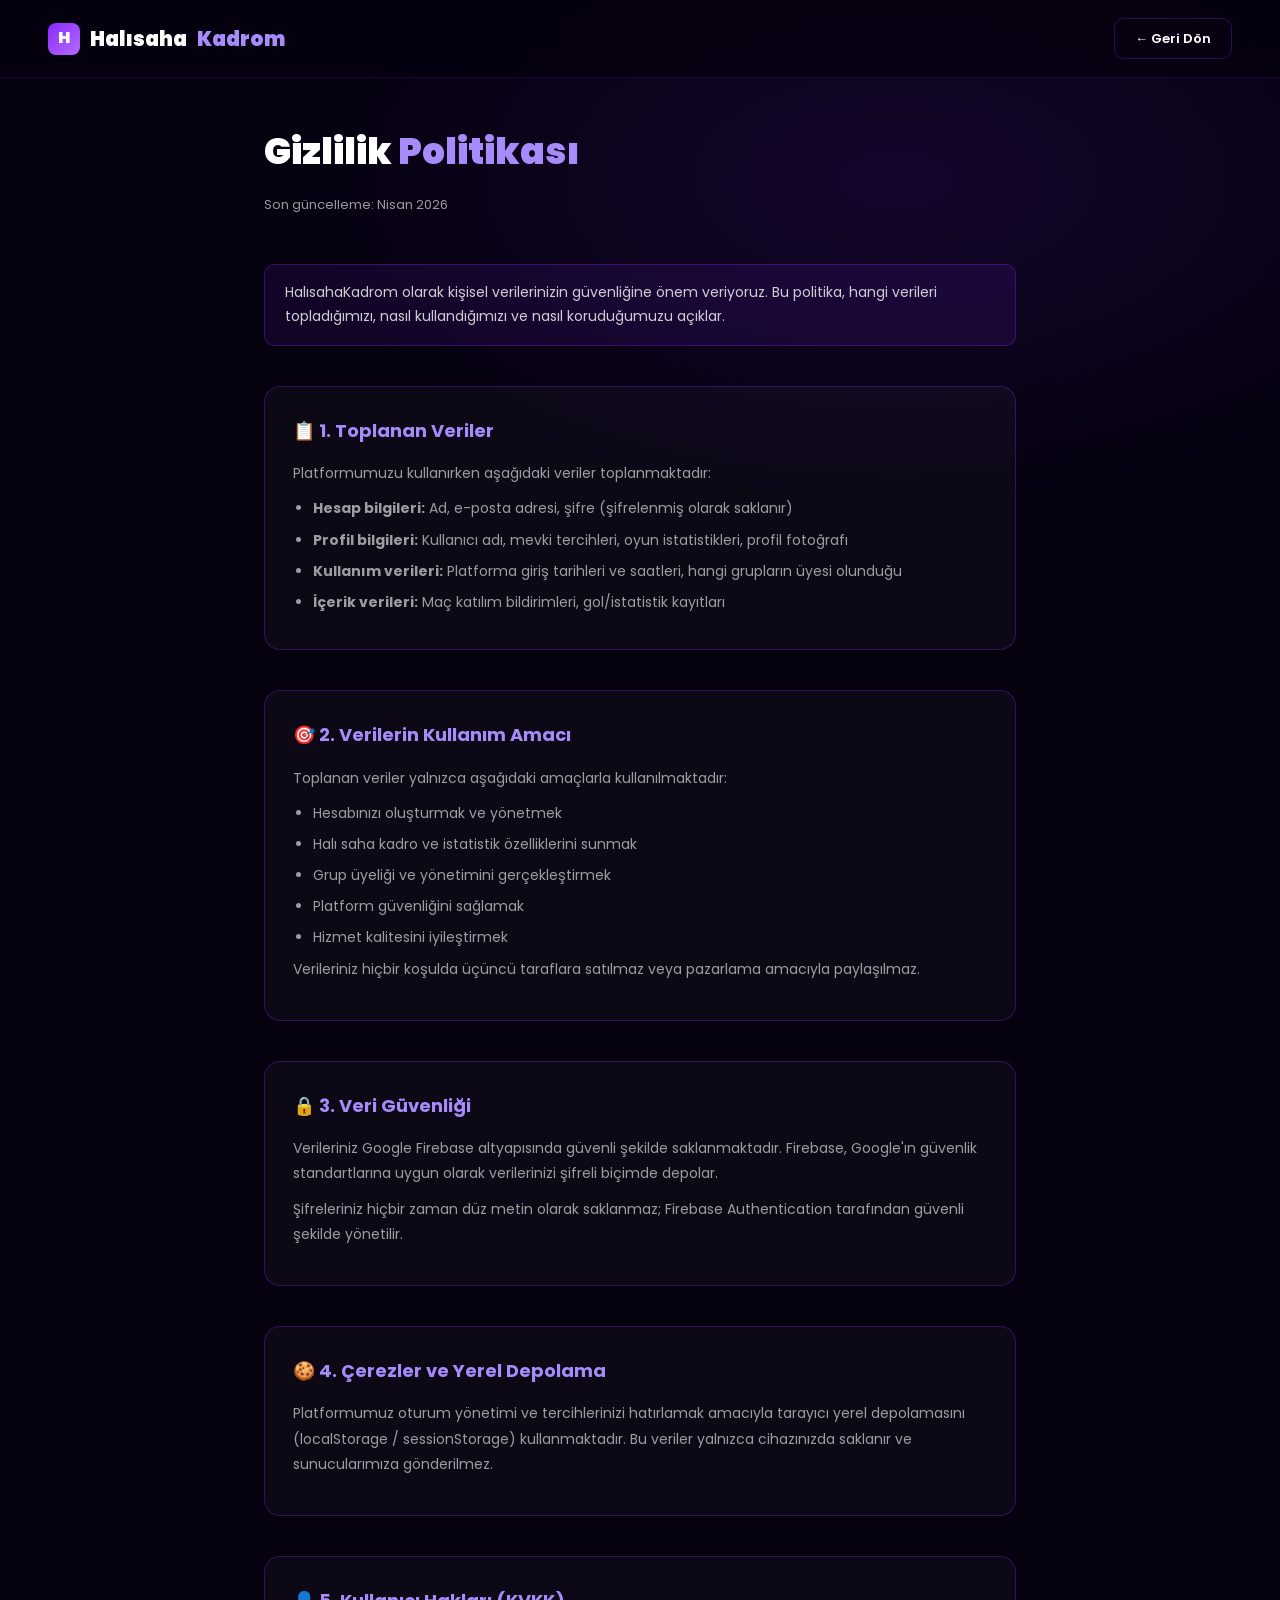
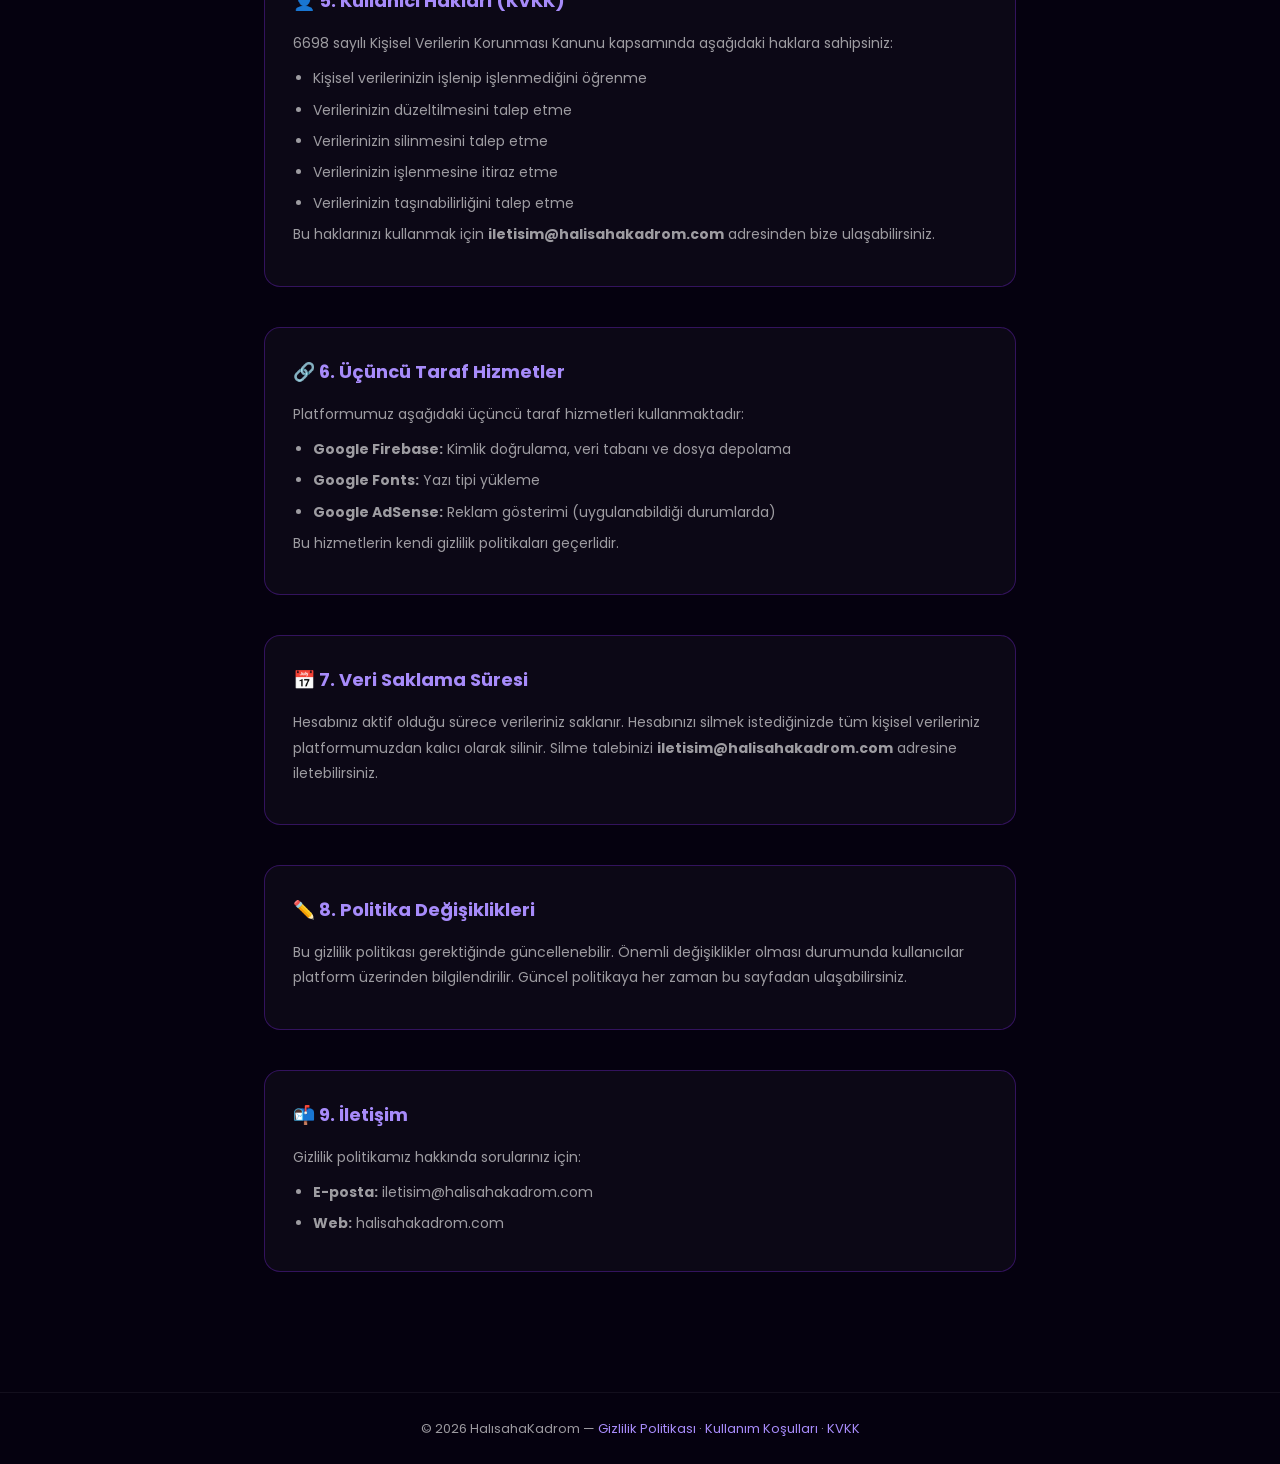
<file: halisahakadrom_mobil_profil_restore_fix/gizlilik-politikasi.html>
<!DOCTYPE html>
<html lang="tr">
<head>
<meta charset="UTF-8">
<meta name="viewport" content="width=device-width, initial-scale=1">
<title>Gizlilik Politikası — HalısahaKadrom</title>
<link href="https://fonts.googleapis.com/css2?family=Poppins:wght@300;400;600;700&display=swap" rel="stylesheet">
<style>
* { margin: 0; padding: 0; box-sizing: border-box; }
:root {
  --purple: #8a2bff; --purple-light: #a78bfa;
  --bg: #05010f; --border: rgba(138,43,255,0.3);
  --text-muted: rgba(255,255,255,0.6);
}
body { font-family: 'Poppins', sans-serif; background: var(--bg); color: white; line-height: 1.8; }
.bg-layer {
  position: fixed; inset: 0; z-index: 0; pointer-events: none;
  background: radial-gradient(ellipse 80% 60% at 70% 20%, rgba(138,43,255,0.12) 0%, transparent 60%), var(--bg);
}
nav {
  position: fixed; top: 0; left: 0; right: 0; z-index: 100;
  display: flex; align-items: center; justify-content: space-between;
  padding: 18px 48px;
  background: rgba(5,1,15,0.8); backdrop-filter: blur(20px);
  border-bottom: 1px solid rgba(138,43,255,0.15);
}
.nav-logo { font-size: 20px; font-weight: 900; display: flex; align-items: center; gap: 10px; cursor: pointer; text-decoration: none; color: white; }
.nav-logo-icon { width: 32px; height: 32px; border-radius: 8px; background: linear-gradient(135deg, var(--purple), #b46aff); display: flex; align-items: center; justify-content: center; font-weight: 900; font-size: 16px; }
.nav-logo span { color: var(--purple-light); }
.nav-back { padding: 8px 20px; border-radius: 10px; border: 1.5px solid var(--border); background: transparent; color: white; font-family: 'Poppins', sans-serif; font-size: 13px; font-weight: 600; cursor: pointer; text-decoration: none; }
.container { max-width: 800px; margin: 0 auto; padding: 120px 24px 80px; position: relative; z-index: 1; }
.page-title { font-size: 36px; font-weight: 900; margin-bottom: 8px; }
.page-title span { color: var(--purple-light); }
.page-date { font-size: 13px; color: var(--text-muted); margin-bottom: 48px; }
.section { margin-bottom: 40px; padding: 28px; background: rgba(255,255,255,0.03); border: 1px solid var(--border); border-radius: 16px; }
.section h2 { font-size: 18px; font-weight: 700; color: var(--purple-light); margin-bottom: 14px; display: flex; align-items: center; gap: 8px; }
.section p { font-size: 14px; color: var(--text-muted); margin-bottom: 10px; }
.section ul { padding-left: 20px; }
.section ul li { font-size: 14px; color: var(--text-muted); margin-bottom: 6px; }
.highlight { background: rgba(138,43,255,0.1); border: 1px solid rgba(138,43,255,0.3); border-radius: 10px; padding: 16px 20px; margin-bottom: 40px; font-size: 14px; color: rgba(255,255,255,0.8); line-height: 1.7; }
footer { position: relative; z-index: 1; border-top: 1px solid rgba(255,255,255,0.06); padding: 24px 48px; text-align: center; font-size: 13px; color: var(--text-muted); }
footer a { color: var(--purple-light); text-decoration: none; }
@media (max-width: 768px) { nav { padding: 14px 20px; } .container { padding: 90px 16px 60px; } .page-title { font-size: 26px; } }
</style>
</head>
<body>
<div class="bg-layer"></div>

<nav>
  <a href="./landing.html" class="nav-logo">
    <div class="nav-logo-icon">H</div>
    Halısaha<span>Kadrom</span>
  </a>
  <a href="./landing.html" class="nav-back">← Geri Dön</a>
</nav>

<div class="container">
  <h1 class="page-title">Gizlilik <span>Politikası</span></h1>
  <p class="page-date">Son güncelleme: Nisan 2026</p>

  <div class="highlight">
    HalısahaKadrom olarak kişisel verilerinizin güvenliğine önem veriyoruz. Bu politika, hangi verileri topladığımızı, nasıl kullandığımızı ve nasıl koruduğumuzu açıklar.
  </div>

  <div class="section">
    <h2>📋 1. Toplanan Veriler</h2>
    <p>Platformumuzu kullanırken aşağıdaki veriler toplanmaktadır:</p>
    <ul>
      <li><strong>Hesap bilgileri:</strong> Ad, e-posta adresi, şifre (şifrelenmiş olarak saklanır)</li>
      <li><strong>Profil bilgileri:</strong> Kullanıcı adı, mevki tercihleri, oyun istatistikleri, profil fotoğrafı</li>
      <li><strong>Kullanım verileri:</strong> Platforma giriş tarihleri ve saatleri, hangi grupların üyesi olunduğu</li>
      <li><strong>İçerik verileri:</strong> Maç katılım bildirimleri, gol/istatistik kayıtları</li>
    </ul>
  </div>

  <div class="section">
    <h2>🎯 2. Verilerin Kullanım Amacı</h2>
    <p>Toplanan veriler yalnızca aşağıdaki amaçlarla kullanılmaktadır:</p>
    <ul>
      <li>Hesabınızı oluşturmak ve yönetmek</li>
      <li>Halı saha kadro ve istatistik özelliklerini sunmak</li>
      <li>Grup üyeliği ve yönetimini gerçekleştirmek</li>
      <li>Platform güvenliğini sağlamak</li>
      <li>Hizmet kalitesini iyileştirmek</li>
    </ul>
    <p>Verileriniz hiçbir koşulda üçüncü taraflara satılmaz veya pazarlama amacıyla paylaşılmaz.</p>
  </div>

  <div class="section">
    <h2>🔒 3. Veri Güvenliği</h2>
    <p>Verileriniz Google Firebase altyapısında güvenli şekilde saklanmaktadır. Firebase, Google'ın güvenlik standartlarına uygun olarak verilerinizi şifreli biçimde depolar.</p>
    <p>Şifreleriniz hiçbir zaman düz metin olarak saklanmaz; Firebase Authentication tarafından güvenli şekilde yönetilir.</p>
  </div>

  <div class="section">
    <h2>🍪 4. Çerezler ve Yerel Depolama</h2>
    <p>Platformumuz oturum yönetimi ve tercihlerinizi hatırlamak amacıyla tarayıcı yerel depolamasını (localStorage / sessionStorage) kullanmaktadır. Bu veriler yalnızca cihazınızda saklanır ve sunucularımıza gönderilmez.</p>
  </div>

  <div class="section">
    <h2>👤 5. Kullanıcı Hakları (KVKK)</h2>
    <p>6698 sayılı Kişisel Verilerin Korunması Kanunu kapsamında aşağıdaki haklara sahipsiniz:</p>
    <ul>
      <li>Kişisel verilerinizin işlenip işlenmediğini öğrenme</li>
      <li>Verilerinizin düzeltilmesini talep etme</li>
      <li>Verilerinizin silinmesini talep etme</li>
      <li>Verilerinizin işlenmesine itiraz etme</li>
      <li>Verilerinizin taşınabilirliğini talep etme</li>
    </ul>
    <p>Bu haklarınızı kullanmak için <strong>iletisim@halisahakadrom.com</strong> adresinden bize ulaşabilirsiniz.</p>
  </div>

  <div class="section">
    <h2>🔗 6. Üçüncü Taraf Hizmetler</h2>
    <p>Platformumuz aşağıdaki üçüncü taraf hizmetleri kullanmaktadır:</p>
    <ul>
      <li><strong>Google Firebase:</strong> Kimlik doğrulama, veri tabanı ve dosya depolama</li>
      <li><strong>Google Fonts:</strong> Yazı tipi yükleme</li>
      <li><strong>Google AdSense:</strong> Reklam gösterimi (uygulanabildiği durumlarda)</li>
    </ul>
    <p>Bu hizmetlerin kendi gizlilik politikaları geçerlidir.</p>
  </div>

  <div class="section">
    <h2>📅 7. Veri Saklama Süresi</h2>
    <p>Hesabınız aktif olduğu sürece verileriniz saklanır. Hesabınızı silmek istediğinizde tüm kişisel verileriniz platformumuzdan kalıcı olarak silinir. Silme talebinizi <strong>iletisim@halisahakadrom.com</strong> adresine iletebilirsiniz.</p>
  </div>

  <div class="section">
    <h2>✏️ 8. Politika Değişiklikleri</h2>
    <p>Bu gizlilik politikası gerektiğinde güncellenebilir. Önemli değişiklikler olması durumunda kullanıcılar platform üzerinden bilgilendirilir. Güncel politikaya her zaman bu sayfadan ulaşabilirsiniz.</p>
  </div>

  <div class="section">
    <h2>📬 9. İletişim</h2>
    <p>Gizlilik politikamız hakkında sorularınız için:</p>
    <ul>
      <li><strong>E-posta:</strong> iletisim@halisahakadrom.com</li>
      <li><strong>Web:</strong> halisahakadrom.com</li>
    </ul>
  </div>
</div>

<footer>
  <p>© 2026 HalısahaKadrom — <a href="./gizlilik-politikasi.html">Gizlilik Politikası</a> · <a href="./kullanim-kosullari.html">Kullanım Koşulları</a> · <a href="./kvkk.html">KVKK</a></p>
</footer>
</body>
</html>
</file>
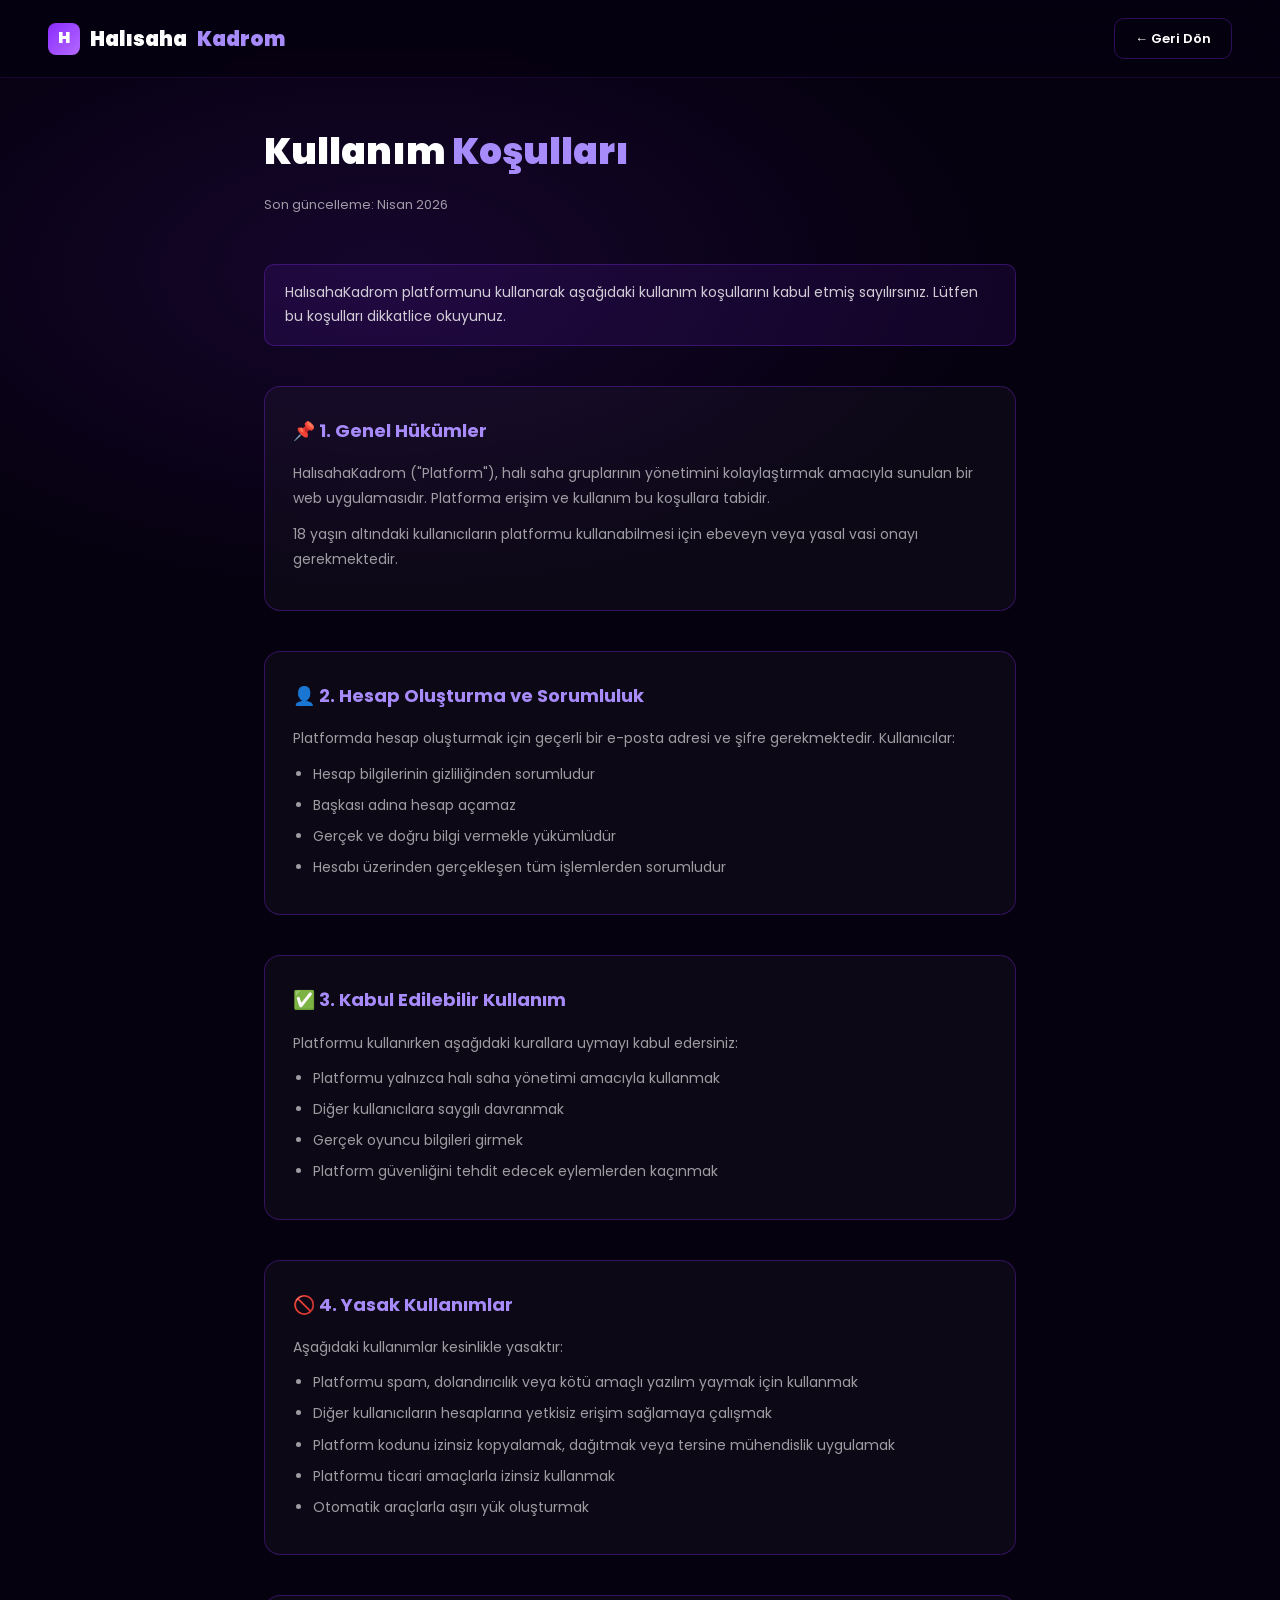
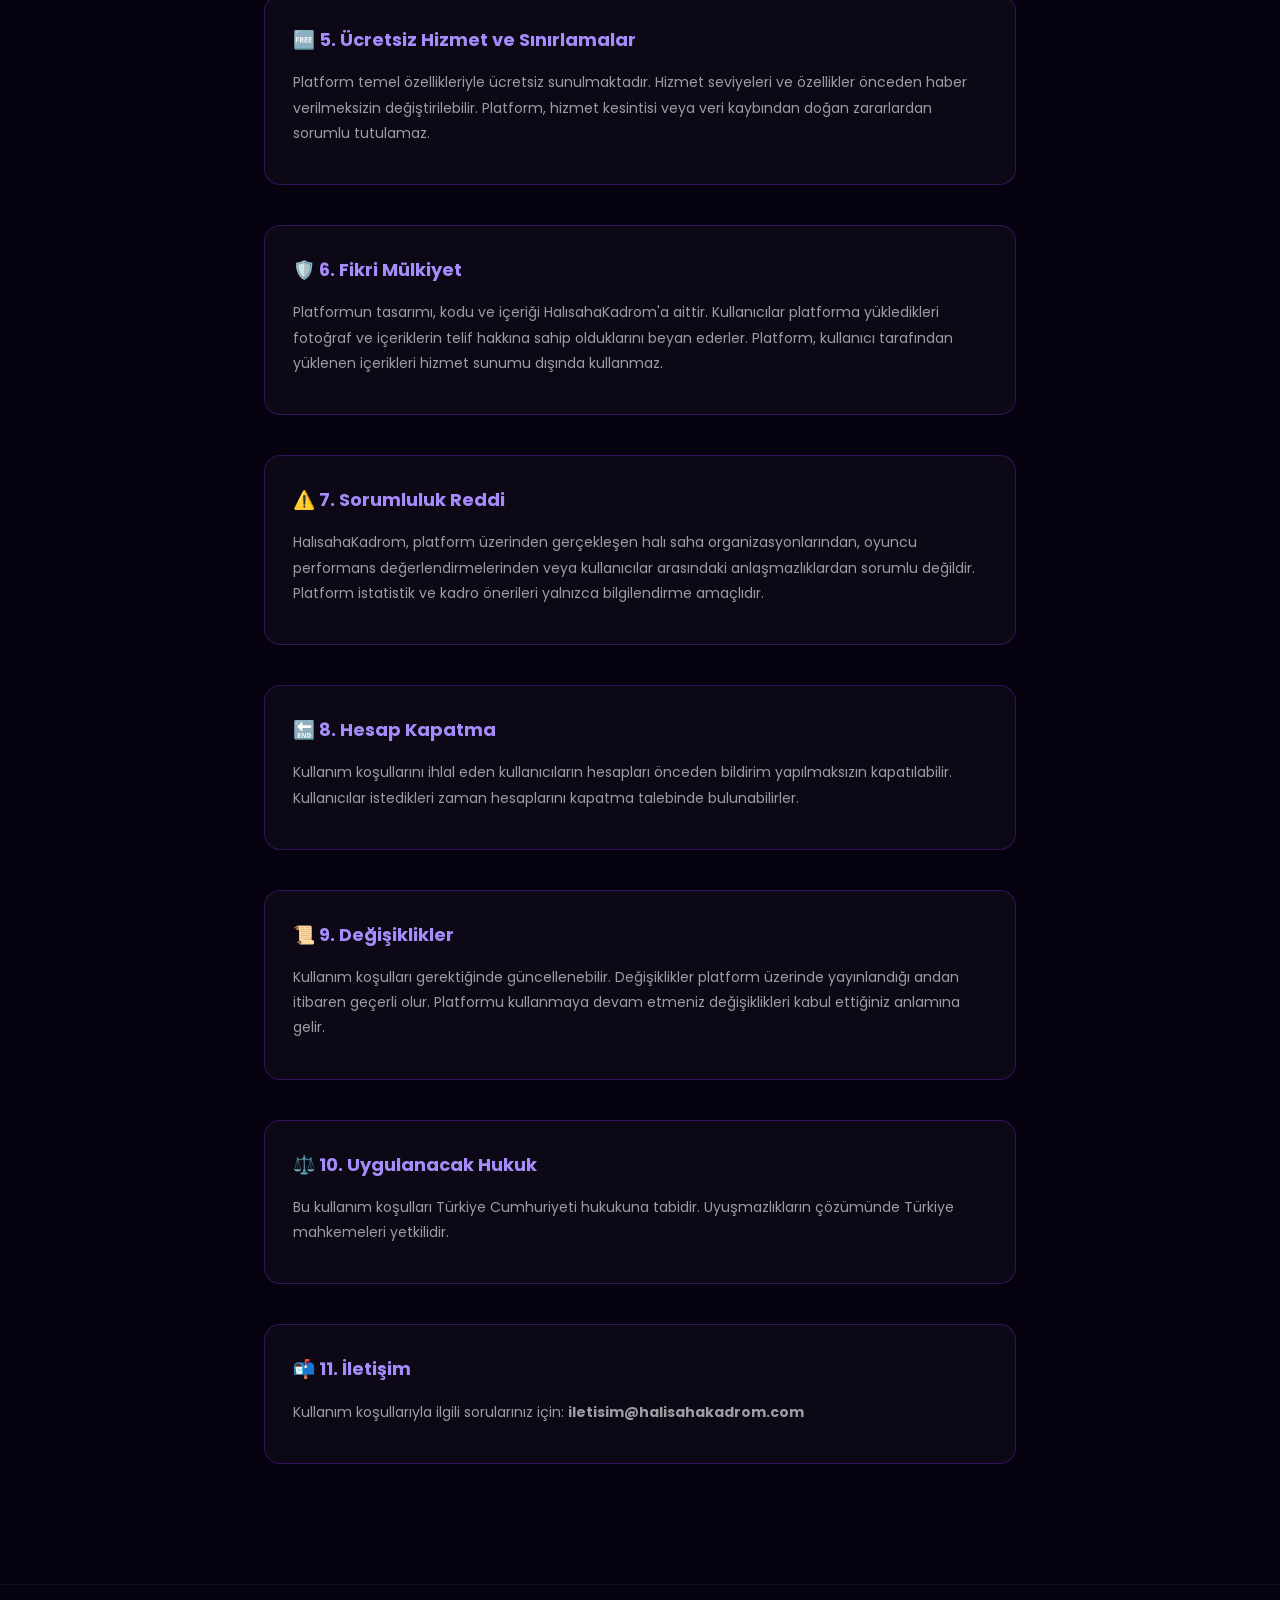
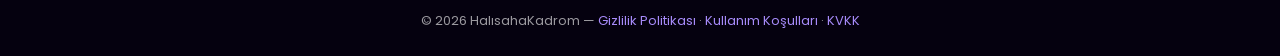
<file: halisahakadrom_mobil_profil_restore_fix/kullanim-kosullari.html>
<!DOCTYPE html>
<html lang="tr">
<head>
<meta charset="UTF-8">
<meta name="viewport" content="width=device-width, initial-scale=1">
<title>Kullanım Koşulları — HalısahaKadrom</title>
<link href="https://fonts.googleapis.com/css2?family=Poppins:wght@300;400;600;700&display=swap" rel="stylesheet">
<style>
* { margin: 0; padding: 0; box-sizing: border-box; }
:root {
  --purple: #8a2bff; --purple-light: #a78bfa;
  --bg: #05010f; --border: rgba(138,43,255,0.3);
  --text-muted: rgba(255,255,255,0.6);
}
body { font-family: 'Poppins', sans-serif; background: var(--bg); color: white; line-height: 1.8; }
.bg-layer {
  position: fixed; inset: 0; z-index: 0; pointer-events: none;
  background: radial-gradient(ellipse 80% 60% at 30% 30%, rgba(138,43,255,0.12) 0%, transparent 60%), var(--bg);
}
nav {
  position: fixed; top: 0; left: 0; right: 0; z-index: 100;
  display: flex; align-items: center; justify-content: space-between;
  padding: 18px 48px;
  background: rgba(5,1,15,0.8); backdrop-filter: blur(20px);
  border-bottom: 1px solid rgba(138,43,255,0.15);
}
.nav-logo { font-size: 20px; font-weight: 900; display: flex; align-items: center; gap: 10px; cursor: pointer; text-decoration: none; color: white; }
.nav-logo-icon { width: 32px; height: 32px; border-radius: 8px; background: linear-gradient(135deg, var(--purple), #b46aff); display: flex; align-items: center; justify-content: center; font-weight: 900; font-size: 16px; }
.nav-logo span { color: var(--purple-light); }
.nav-back { padding: 8px 20px; border-radius: 10px; border: 1.5px solid var(--border); background: transparent; color: white; font-family: 'Poppins', sans-serif; font-size: 13px; font-weight: 600; cursor: pointer; text-decoration: none; }
.container { max-width: 800px; margin: 0 auto; padding: 120px 24px 80px; position: relative; z-index: 1; }
.page-title { font-size: 36px; font-weight: 900; margin-bottom: 8px; }
.page-title span { color: var(--purple-light); }
.page-date { font-size: 13px; color: var(--text-muted); margin-bottom: 48px; }
.section { margin-bottom: 40px; padding: 28px; background: rgba(255,255,255,0.03); border: 1px solid var(--border); border-radius: 16px; }
.section h2 { font-size: 18px; font-weight: 700; color: var(--purple-light); margin-bottom: 14px; display: flex; align-items: center; gap: 8px; }
.section p { font-size: 14px; color: var(--text-muted); margin-bottom: 10px; }
.section ul { padding-left: 20px; }
.section ul li { font-size: 14px; color: var(--text-muted); margin-bottom: 6px; }
.highlight { background: rgba(138,43,255,0.1); border: 1px solid rgba(138,43,255,0.3); border-radius: 10px; padding: 16px 20px; margin-bottom: 40px; font-size: 14px; color: rgba(255,255,255,0.8); line-height: 1.7; }
footer { position: relative; z-index: 1; border-top: 1px solid rgba(255,255,255,0.06); padding: 24px 48px; text-align: center; font-size: 13px; color: var(--text-muted); }
footer a { color: var(--purple-light); text-decoration: none; }
@media (max-width: 768px) { nav { padding: 14px 20px; } .container { padding: 90px 16px 60px; } .page-title { font-size: 26px; } }
</style>
</head>
<body>
<div class="bg-layer"></div>

<nav>
  <a href="./landing.html" class="nav-logo">
    <div class="nav-logo-icon">H</div>
    Halısaha<span>Kadrom</span>
  </a>
  <a href="./landing.html" class="nav-back">← Geri Dön</a>
</nav>

<div class="container">
  <h1 class="page-title">Kullanım <span>Koşulları</span></h1>
  <p class="page-date">Son güncelleme: Nisan 2026</p>

  <div class="highlight">
    HalısahaKadrom platformunu kullanarak aşağıdaki kullanım koşullarını kabul etmiş sayılırsınız. Lütfen bu koşulları dikkatlice okuyunuz.
  </div>

  <div class="section">
    <h2>📌 1. Genel Hükümler</h2>
    <p>HalısahaKadrom ("Platform"), halı saha gruplarının yönetimini kolaylaştırmak amacıyla sunulan bir web uygulamasıdır. Platforma erişim ve kullanım bu koşullara tabidir.</p>
    <p>18 yaşın altındaki kullanıcıların platformu kullanabilmesi için ebeveyn veya yasal vasi onayı gerekmektedir.</p>
  </div>

  <div class="section">
    <h2>👤 2. Hesap Oluşturma ve Sorumluluk</h2>
    <p>Platformda hesap oluşturmak için geçerli bir e-posta adresi ve şifre gerekmektedir. Kullanıcılar:</p>
    <ul>
      <li>Hesap bilgilerinin gizliliğinden sorumludur</li>
      <li>Başkası adına hesap açamaz</li>
      <li>Gerçek ve doğru bilgi vermekle yükümlüdür</li>
      <li>Hesabı üzerinden gerçekleşen tüm işlemlerden sorumludur</li>
    </ul>
  </div>

  <div class="section">
    <h2>✅ 3. Kabul Edilebilir Kullanım</h2>
    <p>Platformu kullanırken aşağıdaki kurallara uymayı kabul edersiniz:</p>
    <ul>
      <li>Platformu yalnızca halı saha yönetimi amacıyla kullanmak</li>
      <li>Diğer kullanıcılara saygılı davranmak</li>
      <li>Gerçek oyuncu bilgileri girmek</li>
      <li>Platform güvenliğini tehdit edecek eylemlerden kaçınmak</li>
    </ul>
  </div>

  <div class="section">
    <h2>🚫 4. Yasak Kullanımlar</h2>
    <p>Aşağıdaki kullanımlar kesinlikle yasaktır:</p>
    <ul>
      <li>Platformu spam, dolandırıcılık veya kötü amaçlı yazılım yaymak için kullanmak</li>
      <li>Diğer kullanıcıların hesaplarına yetkisiz erişim sağlamaya çalışmak</li>
      <li>Platform kodunu izinsiz kopyalamak, dağıtmak veya tersine mühendislik uygulamak</li>
      <li>Platformu ticari amaçlarla izinsiz kullanmak</li>
      <li>Otomatik araçlarla aşırı yük oluşturmak</li>
    </ul>
  </div>

  <div class="section">
    <h2>🆓 5. Ücretsiz Hizmet ve Sınırlamalar</h2>
    <p>Platform temel özellikleriyle ücretsiz sunulmaktadır. Hizmet seviyeleri ve özellikler önceden haber verilmeksizin değiştirilebilir. Platform, hizmet kesintisi veya veri kaybından doğan zararlardan sorumlu tutulamaz.</p>
  </div>

  <div class="section">
    <h2>🛡️ 6. Fikri Mülkiyet</h2>
    <p>Platformun tasarımı, kodu ve içeriği HalısahaKadrom'a aittir. Kullanıcılar platforma yükledikleri fotoğraf ve içeriklerin telif hakkına sahip olduklarını beyan ederler. Platform, kullanıcı tarafından yüklenen içerikleri hizmet sunumu dışında kullanmaz.</p>
  </div>

  <div class="section">
    <h2>⚠️ 7. Sorumluluk Reddi</h2>
    <p>HalısahaKadrom, platform üzerinden gerçekleşen halı saha organizasyonlarından, oyuncu performans değerlendirmelerinden veya kullanıcılar arasındaki anlaşmazlıklardan sorumlu değildir. Platform istatistik ve kadro önerileri yalnızca bilgilendirme amaçlıdır.</p>
  </div>

  <div class="section">
    <h2>🔚 8. Hesap Kapatma</h2>
    <p>Kullanım koşullarını ihlal eden kullanıcıların hesapları önceden bildirim yapılmaksızın kapatılabilir. Kullanıcılar istedikleri zaman hesaplarını kapatma talebinde bulunabilirler.</p>
  </div>

  <div class="section">
    <h2>📜 9. Değişiklikler</h2>
    <p>Kullanım koşulları gerektiğinde güncellenebilir. Değişiklikler platform üzerinde yayınlandığı andan itibaren geçerli olur. Platformu kullanmaya devam etmeniz değişiklikleri kabul ettiğiniz anlamına gelir.</p>
  </div>

  <div class="section">
    <h2>⚖️ 10. Uygulanacak Hukuk</h2>
    <p>Bu kullanım koşulları Türkiye Cumhuriyeti hukukuna tabidir. Uyuşmazlıkların çözümünde Türkiye mahkemeleri yetkilidir.</p>
  </div>

  <div class="section">
    <h2>📬 11. İletişim</h2>
    <p>Kullanım koşullarıyla ilgili sorularınız için: <strong>iletisim@halisahakadrom.com</strong></p>
  </div>
</div>

<footer>
  <p>© 2026 HalısahaKadrom — <a href="./gizlilik-politikasi.html">Gizlilik Politikası</a> · <a href="./kullanim-kosullari.html">Kullanım Koşulları</a> · <a href="./kvkk.html">KVKK</a></p>
</footer>
</body>
</html>
</file>
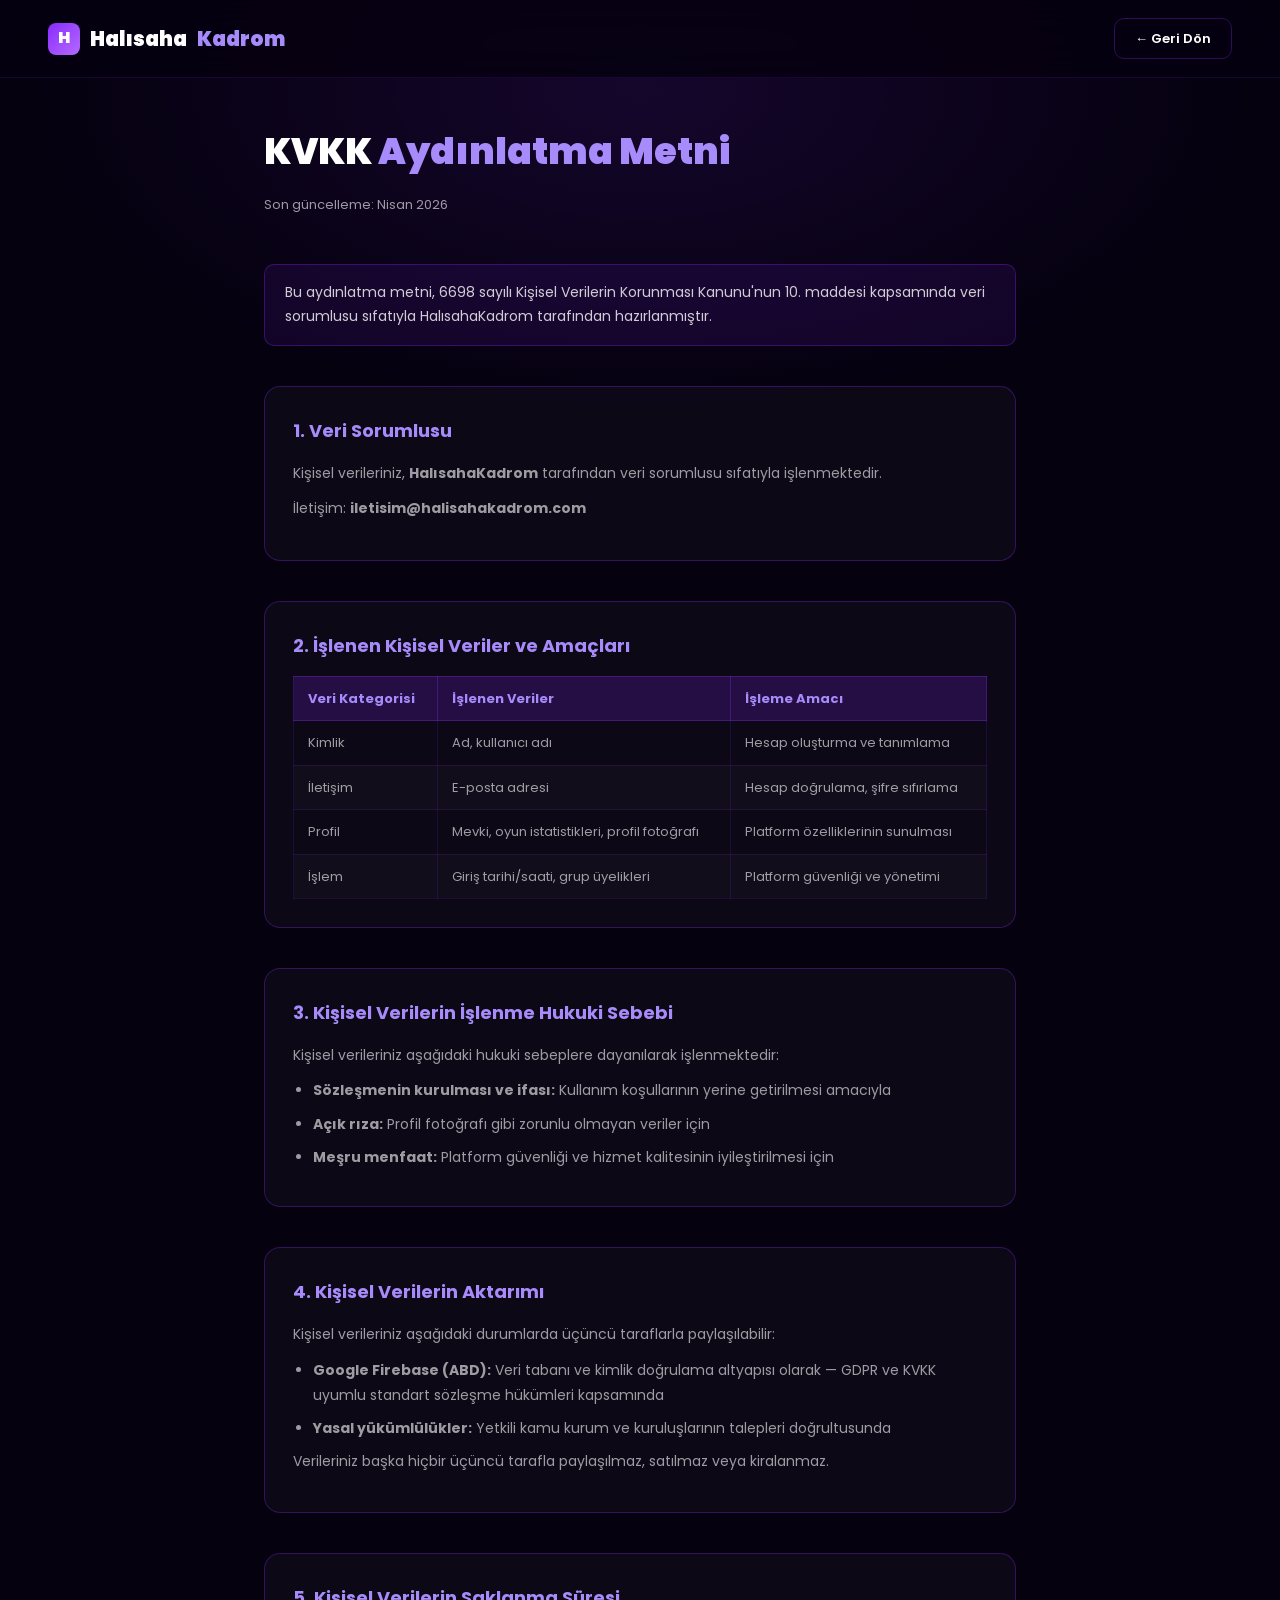
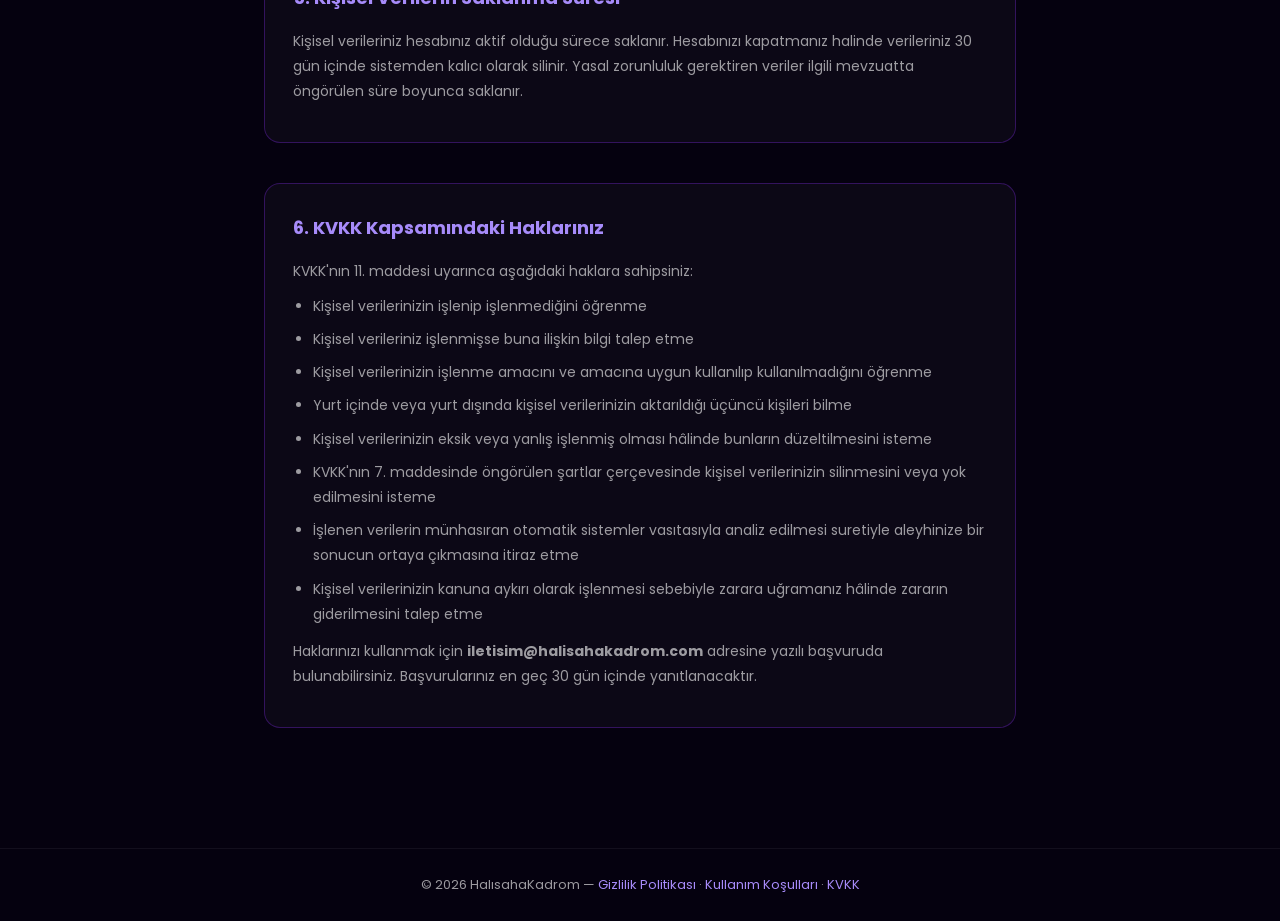
<file: halisahakadrom_mobil_profil_restore_fix/kvkk.html>
<!DOCTYPE html>
<html lang="tr">
<head>
<meta charset="UTF-8">
<meta name="viewport" content="width=device-width, initial-scale=1">
<title>KVKK Aydınlatma Metni — HalısahaKadrom</title>
<link href="https://fonts.googleapis.com/css2?family=Poppins:wght@300;400;600;700&display=swap" rel="stylesheet">
<style>
* { margin: 0; padding: 0; box-sizing: border-box; }
:root {
  --purple: #8a2bff; --purple-light: #a78bfa;
  --bg: #05010f; --border: rgba(138,43,255,0.3);
  --text-muted: rgba(255,255,255,0.6);
}
body { font-family: 'Poppins', sans-serif; background: var(--bg); color: white; line-height: 1.8; }
.bg-layer {
  position: fixed; inset: 0; z-index: 0; pointer-events: none;
  background: radial-gradient(ellipse 80% 60% at 50% 10%, rgba(138,43,255,0.12) 0%, transparent 60%), var(--bg);
}
nav {
  position: fixed; top: 0; left: 0; right: 0; z-index: 100;
  display: flex; align-items: center; justify-content: space-between;
  padding: 18px 48px;
  background: rgba(5,1,15,0.8); backdrop-filter: blur(20px);
  border-bottom: 1px solid rgba(138,43,255,0.15);
}
.nav-logo { font-size: 20px; font-weight: 900; display: flex; align-items: center; gap: 10px; cursor: pointer; text-decoration: none; color: white; }
.nav-logo-icon { width: 32px; height: 32px; border-radius: 8px; background: linear-gradient(135deg, var(--purple), #b46aff); display: flex; align-items: center; justify-content: center; font-weight: 900; font-size: 16px; }
.nav-logo span { color: var(--purple-light); }
.nav-back { padding: 8px 20px; border-radius: 10px; border: 1.5px solid var(--border); background: transparent; color: white; font-family: 'Poppins', sans-serif; font-size: 13px; font-weight: 600; cursor: pointer; text-decoration: none; }
.container { max-width: 800px; margin: 0 auto; padding: 120px 24px 80px; position: relative; z-index: 1; }
.page-title { font-size: 36px; font-weight: 900; margin-bottom: 8px; }
.page-title span { color: var(--purple-light); }
.page-date { font-size: 13px; color: var(--text-muted); margin-bottom: 48px; }
.section { margin-bottom: 40px; padding: 28px; background: rgba(255,255,255,0.03); border: 1px solid var(--border); border-radius: 16px; }
.section h2 { font-size: 18px; font-weight: 700; color: var(--purple-light); margin-bottom: 14px; }
.section p { font-size: 14px; color: var(--text-muted); margin-bottom: 10px; }
.section ul { padding-left: 20px; }
.section ul li { font-size: 14px; color: var(--text-muted); margin-bottom: 8px; }
.table-wrap { overflow-x: auto; margin-top: 10px; }
table { width: 100%; border-collapse: collapse; font-size: 13px; }
th { background: rgba(138,43,255,0.2); color: var(--purple-light); padding: 10px 14px; text-align: left; border: 1px solid var(--border); }
td { padding: 10px 14px; color: var(--text-muted); border: 1px solid rgba(138,43,255,0.15); vertical-align: top; }
tr:nth-child(even) td { background: rgba(255,255,255,0.02); }
.highlight { background: rgba(138,43,255,0.1); border: 1px solid rgba(138,43,255,0.3); border-radius: 10px; padding: 16px 20px; margin-bottom: 40px; font-size: 14px; color: rgba(255,255,255,0.8); line-height: 1.7; }
footer { position: relative; z-index: 1; border-top: 1px solid rgba(255,255,255,0.06); padding: 24px 48px; text-align: center; font-size: 13px; color: var(--text-muted); }
footer a { color: var(--purple-light); text-decoration: none; }
@media (max-width: 768px) { nav { padding: 14px 20px; } .container { padding: 90px 16px 60px; } .page-title { font-size: 26px; } }
</style>
</head>
<body>
<div class="bg-layer"></div>

<nav>
  <a href="./landing.html" class="nav-logo">
    <div class="nav-logo-icon">H</div>
    Halısaha<span>Kadrom</span>
  </a>
  <a href="./landing.html" class="nav-back">← Geri Dön</a>
</nav>

<div class="container">
  <h1 class="page-title">KVKK <span>Aydınlatma Metni</span></h1>
  <p class="page-date">Son güncelleme: Nisan 2026</p>

  <div class="highlight">
    Bu aydınlatma metni, 6698 sayılı Kişisel Verilerin Korunması Kanunu'nun 10. maddesi kapsamında veri sorumlusu sıfatıyla HalısahaKadrom tarafından hazırlanmıştır.
  </div>

  <div class="section">
    <h2>1. Veri Sorumlusu</h2>
    <p>Kişisel verileriniz, <strong>HalısahaKadrom</strong> tarafından veri sorumlusu sıfatıyla işlenmektedir.</p>
    <p>İletişim: <strong>iletisim@halisahakadrom.com</strong></p>
  </div>

  <div class="section">
    <h2>2. İşlenen Kişisel Veriler ve Amaçları</h2>
    <div class="table-wrap">
      <table>
        <thead>
          <tr>
            <th>Veri Kategorisi</th>
            <th>İşlenen Veriler</th>
            <th>İşleme Amacı</th>
          </tr>
        </thead>
        <tbody>
          <tr>
            <td>Kimlik</td>
            <td>Ad, kullanıcı adı</td>
            <td>Hesap oluşturma ve tanımlama</td>
          </tr>
          <tr>
            <td>İletişim</td>
            <td>E-posta adresi</td>
            <td>Hesap doğrulama, şifre sıfırlama</td>
          </tr>
          <tr>
            <td>Profil</td>
            <td>Mevki, oyun istatistikleri, profil fotoğrafı</td>
            <td>Platform özelliklerinin sunulması</td>
          </tr>
          <tr>
            <td>İşlem</td>
            <td>Giriş tarihi/saati, grup üyelikleri</td>
            <td>Platform güvenliği ve yönetimi</td>
          </tr>
        </tbody>
      </table>
    </div>
  </div>

  <div class="section">
    <h2>3. Kişisel Verilerin İşlenme Hukuki Sebebi</h2>
    <p>Kişisel verileriniz aşağıdaki hukuki sebeplere dayanılarak işlenmektedir:</p>
    <ul>
      <li><strong>Sözleşmenin kurulması ve ifası:</strong> Kullanım koşullarının yerine getirilmesi amacıyla</li>
      <li><strong>Açık rıza:</strong> Profil fotoğrafı gibi zorunlu olmayan veriler için</li>
      <li><strong>Meşru menfaat:</strong> Platform güvenliği ve hizmet kalitesinin iyileştirilmesi için</li>
    </ul>
  </div>

  <div class="section">
    <h2>4. Kişisel Verilerin Aktarımı</h2>
    <p>Kişisel verileriniz aşağıdaki durumlarda üçüncü taraflarla paylaşılabilir:</p>
    <ul>
      <li><strong>Google Firebase (ABD):</strong> Veri tabanı ve kimlik doğrulama altyapısı olarak — GDPR ve KVKK uyumlu standart sözleşme hükümleri kapsamında</li>
      <li><strong>Yasal yükümlülükler:</strong> Yetkili kamu kurum ve kuruluşlarının talepleri doğrultusunda</li>
    </ul>
    <p>Verileriniz başka hiçbir üçüncü tarafla paylaşılmaz, satılmaz veya kiralanmaz.</p>
  </div>

  <div class="section">
    <h2>5. Kişisel Verilerin Saklanma Süresi</h2>
    <p>Kişisel verileriniz hesabınız aktif olduğu sürece saklanır. Hesabınızı kapatmanız halinde verileriniz 30 gün içinde sistemden kalıcı olarak silinir. Yasal zorunluluk gerektiren veriler ilgili mevzuatta öngörülen süre boyunca saklanır.</p>
  </div>

  <div class="section">
    <h2>6. KVKK Kapsamındaki Haklarınız</h2>
    <p>KVKK'nın 11. maddesi uyarınca aşağıdaki haklara sahipsiniz:</p>
    <ul>
      <li>Kişisel verilerinizin işlenip işlenmediğini öğrenme</li>
      <li>Kişisel verileriniz işlenmişse buna ilişkin bilgi talep etme</li>
      <li>Kişisel verilerinizin işlenme amacını ve amacına uygun kullanılıp kullanılmadığını öğrenme</li>
      <li>Yurt içinde veya yurt dışında kişisel verilerinizin aktarıldığı üçüncü kişileri bilme</li>
      <li>Kişisel verilerinizin eksik veya yanlış işlenmiş olması hâlinde bunların düzeltilmesini isteme</li>
      <li>KVKK'nın 7. maddesinde öngörülen şartlar çerçevesinde kişisel verilerinizin silinmesini veya yok edilmesini isteme</li>
      <li>İşlenen verilerin münhasıran otomatik sistemler vasıtasıyla analiz edilmesi suretiyle aleyhinize bir sonucun ortaya çıkmasına itiraz etme</li>
      <li>Kişisel verilerinizin kanuna aykırı olarak işlenmesi sebebiyle zarara uğramanız hâlinde zararın giderilmesini talep etme</li>
    </ul>
    <p style="margin-top:12px;">Haklarınızı kullanmak için <strong>iletisim@halisahakadrom.com</strong> adresine yazılı başvuruda bulunabilirsiniz. Başvurularınız en geç 30 gün içinde yanıtlanacaktır.</p>
  </div>
</div>

<footer>
  <p>© 2026 HalısahaKadrom — <a href="./gizlilik-politikasi.html">Gizlilik Politikası</a> · <a href="./kullanim-kosullari.html">Kullanım Koşulları</a> · <a href="./kvkk.html">KVKK</a></p>
</footer>
</body>
</html>
</file>
